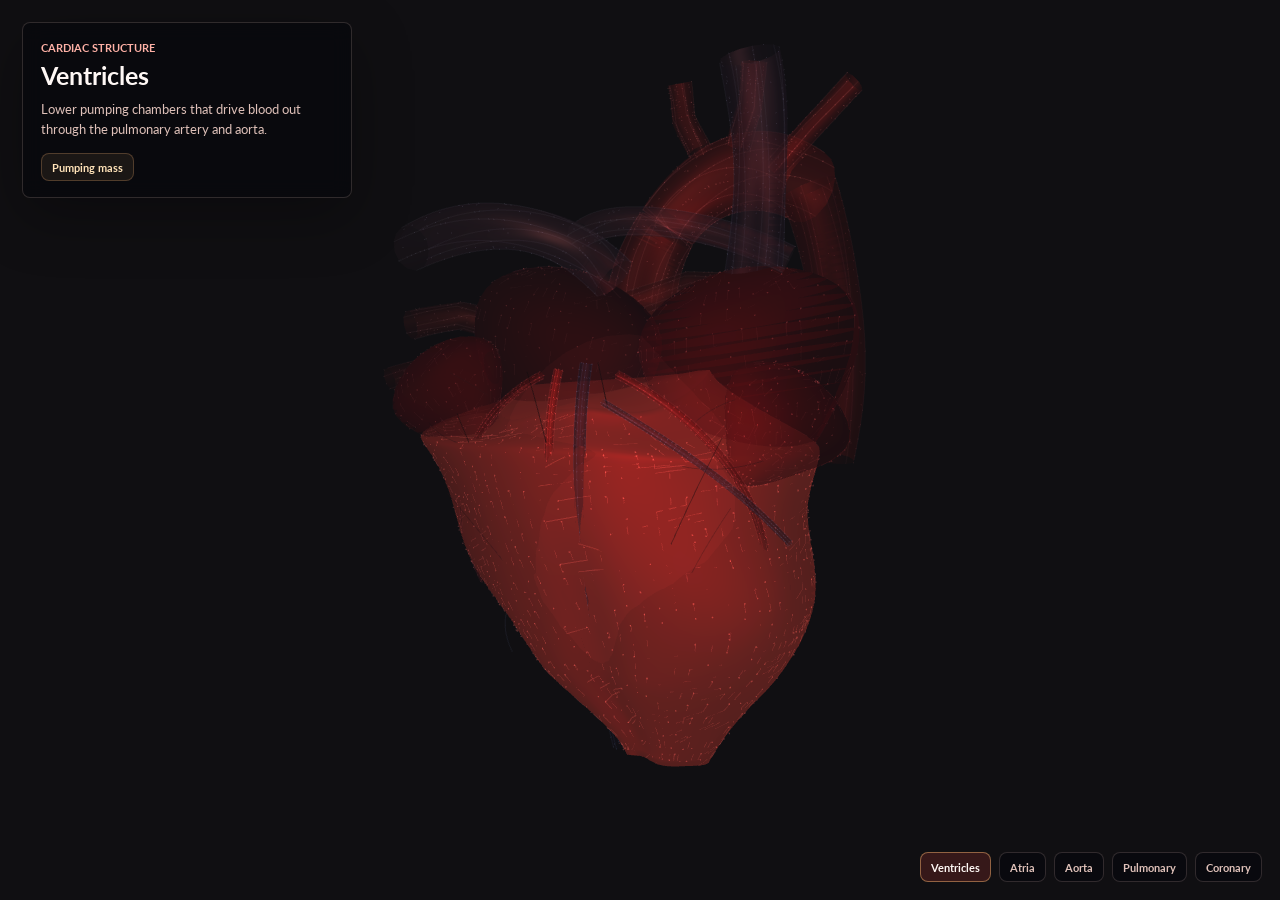
<file: app/particle-love/constraint/index.html>
<!DOCTYPE html>
<html>
    <head>
        <meta charset="utf-8">
        <title>縳 Constraint</title>
        <meta http-equiv="X-UA-Compatible" content="IE=edge,chrome=1">
        <meta name="description" content="">
        <meta name="viewport" content="width=device-width, initial-scale=1.0, maximum-scale=1.0, user-scalable=no"/>

        <meta property="og:title" content="縳 Constraint" />
        <meta property="og:description" content="縳 Constraint is a personal experiment by Edan Kwan." />
        <meta property="og:image:type" content="image/jpeg" />
        <meta property="og:image:width" content="800" />
        <meta property="og:image:height" content="480" />
        <meta property="og:image" content="http://www.edankwan.com/experiments/constraint/images/share.jpg" />

        <meta name="twitter:card" content="summary">
        <meta name="twitter:site" content="@edankwan">
        <meta name="twitter:url" content="http://www.edankwan.com/experiments/constraint">
        <meta name="twitter:title" content="縳 Constraint">
        <meta name="twitter:description" content="縳 Constraint is a personal experiment by Edan Kwan.">
        <meta name="twitter:image" content="http://www.edankwan.com/experiments/constraint/images/share.jpg">

        <link rel="stylesheet" href="https://fonts.googleapis.com/css?family=Lato:700">
        <link rel="stylesheet" href="css/normalize.css">
        <link rel="stylesheet" href="css/index.css?v=heart-ui-2">
        <script>
        </script>
    </head>
    <body>
        <div class="mobile">
            <p>Sorry, this experiment is not designed for mobile devices. But if you think your device can handle it, you can keep forward to access the experiment <span class="mobile-bypass">here</span>.</p>
            <p>Or you check out the <a href="https://www.youtube.com/watch?v=LCDBNS7FkrA" target="_blank">video capture</a> of this experiment instead. The source code is also accessible at <a href="https://github.com/edankwan/Constraint" target="_blank">Github</a>.</p>
            <p>Sorry for any inconvenience caused.</p>
            <p>Cheers,</p>
            <p><a href="http://www.edankwan.com/" target="_blank">Edan Kwan</a>.</p>
        </div>
        <div class="logo"></div>
        <div class="footer">
            <span><a href="http://www.edankwan.com/" target="_blank">Edan Kwan</a></span>
            <span>|</span>
            <span><a href="https://github.com/edankwan/Constraint" target="_blank">Github</a></span>
            <span>|</span>
            <span><a href="https://www.youtube.com/watch?v=LCDBNS7FkrA" target="_blank">Youtube</a></span>
        </div>
        <div class="heart-panel" aria-live="polite">
            <p class="panel-kicker">Cardiac structure</p>
            <h1 class="heart-part-title">Ventricles</h1>
            <p class="heart-part-body">Lower pumping chambers that drive blood out through the pulmonary artery and aorta.</p>
            <p class="heart-part-meta">Pumping mass</p>
        </div>
        <div class="heart-part-dock" aria-label="Heart anatomy labels"></div>
        <div class="heart-hover-tag" aria-hidden="true"></div>
        <script src="js/three.r74.min.js"></script>
        <script src="js/anatomical-heart.js?v=shape-12"></script>
    </body>
</html>
</file>
<file: app/particle-love/constraint/css/index.css>
html {
    position: absolute;
    width: 100%;
    height: 100%;
    overflow: hidden;
    font-family: 'Lato', sans-serif;
    background-color: #100f12;
}

html.is-transparent,
html.is-transparent body {
    background: transparent;
}

html.is-transparent .heart-panel,
html.is-transparent .heart-part-dock,
html.is-transparent .heart-hover-tag,
html.is-hero .heart-panel,
html.is-hero .heart-part-dock,
html.is-hero .heart-hover-tag {
    display: none !important;
}

body {
    position: relative;
    width: 100%;
    height: 100%;
}

* {
    box-sizing: border-box;
}

.dg.ac,
.mobile,
.logo,
.footer {
    display: none !important;
}

body > canvas {
    display: block;
    width: 100% !important;
    height: 100% !important;
    cursor: grab;
    touch-action: none;
}

body > canvas.is-grabbing {
    cursor: grabbing;
}

.heart-panel {
    position: absolute;
    top: 22px;
    left: 22px;
    z-index: 3;
    width: min(330px, calc(100% - 44px));
    padding: 18px 18px 16px;
    border: 1px solid rgba(255, 218, 204, 0.16);
    border-radius: 8px;
    background: rgba(6, 8, 13, 0.68);
    box-shadow: 0 18px 60px rgba(0, 0, 0, 0.3);
    color: #fff8f5;
    backdrop-filter: blur(10px);
    pointer-events: none;
}

.panel-kicker {
    margin: 0 0 8px;
    color: #ffb1a6;
    font-size: 11px;
    font-weight: 700;
    text-transform: uppercase;
}

.heart-part-title {
    margin: 0 0 10px;
    color: #fff8f5;
    font-size: 25px;
    line-height: 1.08;
}

.heart-part-body {
    margin: 0;
    color: #dfc1b9;
    font-size: 13px;
    line-height: 1.55;
}

.heart-part-meta {
    display: inline-flex;
    align-items: center;
    min-height: 28px;
    margin: 14px 0 0;
    padding: 0 10px;
    border: 1px solid rgba(255, 185, 117, 0.24);
    border-radius: 8px;
    color: #ffe3b9;
    background: rgba(255, 185, 117, 0.08);
    font-size: 11px;
    font-weight: 700;
}

.heart-part-dock {
    position: absolute;
    right: 18px;
    bottom: 18px;
    left: 18px;
    z-index: 3;
    display: flex;
    flex-wrap: wrap;
    justify-content: flex-end;
    gap: 8px;
    pointer-events: none;
}

.heart-chip {
    min-height: 30px;
    padding: 0 10px;
    border: 1px solid rgba(255, 218, 204, 0.16);
    border-radius: 8px;
    color: #dfc1b9;
    background: rgba(6, 8, 13, 0.62);
    font-size: 11px;
    font-weight: 700;
    pointer-events: auto;
}

.heart-chip.is-active {
    color: #fff8f5;
    border-color: rgba(255, 185, 117, 0.46);
    background: rgba(255, 78, 61, 0.16);
}

.heart-hover-tag {
    position: absolute;
    z-index: 4;
    display: none;
    min-height: 28px;
    padding: 7px 10px;
    border: 1px solid rgba(255, 248, 245, 0.16);
    border-radius: 8px;
    color: #fff8f5;
    background: rgba(6, 8, 13, 0.78);
    font-size: 12px;
    font-weight: 700;
    pointer-events: none;
    transform: translate(12px, 12px);
    white-space: nowrap;
}

.mobile {
    display: none;
    position: absolute;
    width: 100%;
    top: 50%;
    padding: 0 30px;

    font-size: 14px;
    color: #fff;

    transform: translate3d(0, -50%, 0);
}

.mobile span {
    color: #ccc;
    text-decoration: underline;
}

.mobile a {
    color: #ccc;
}

.logo {
    position: absolute;
    left: 50%;
    top: 50%;
    width: 480px;
    height: 530px;
    margin-left: -240px;
    margin-top: -265px;
    background-size: 480px 530px;
    background-image: url(../images/logo.png);
    pointer-events: none;
    opacity: 0;
}
/*@media (max-width: 960px) {
    .logo {
        left: 50%;
    }
}*/

.footer {
    position: absolute;
    text-align: right;
    left: 0;
    width: 100%;
    bottom: 20px;
    padding-right: 20px;

    font-size: 16px;
    color: #999;
}

.footer span {
    display: inline-block;
    transform: translate3d(0, 50px, 0);
}

.footer a {
    color: #bbb;
}

html.is-white .footer {
    color: #000;
}
html.is-white .footer a {
    color: #121212;
}

@media (max-width: 720px) {
    .heart-panel {
        top: 14px;
        left: 14px;
        width: min(292px, calc(100% - 28px));
        padding: 14px;
    }

    .heart-part-title {
        font-size: 20px;
    }

    .heart-part-body {
        font-size: 12px;
    }

    .heart-part-dock {
        right: 12px;
        bottom: 12px;
        left: 12px;
        justify-content: flex-start;
    }

    .heart-chip {
        min-height: 28px;
        padding: 0 8px;
    }
}
</file>
